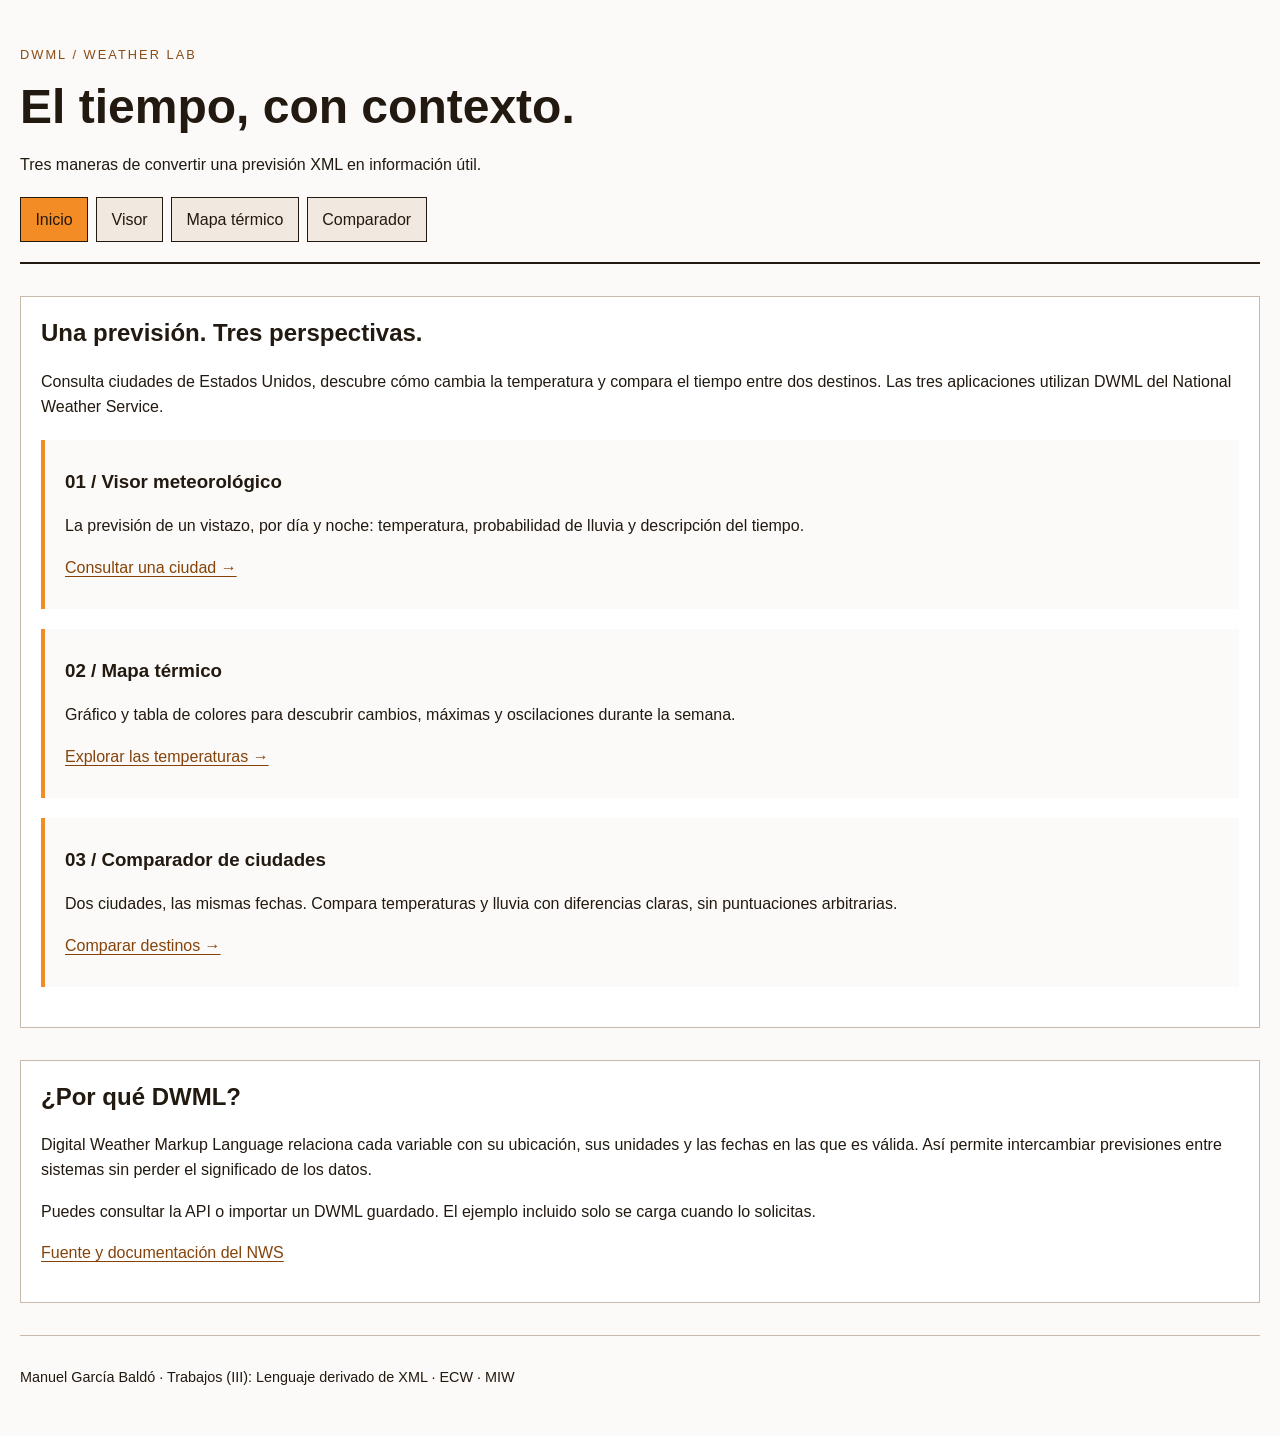
<file: index.html>
<!doctype html>
<html lang="es">

<head>
  <meta charset="utf-8">
  <meta name="viewport" content="width=device-width, initial-scale=1">
  <meta name="description" content="Tres maneras de convertir una previsión XML en información útil.">
  <title>El tiempo, con contexto. · DWML Weather Lab</title>
  <link rel="stylesheet" href="css/styles.css">

</head>

<body>
  <header>
    <p>DWML / WEATHER LAB</p>
    <h1>El tiempo, con contexto.</h1>
    <p>Tres maneras de convertir una previsión XML en información útil.</p>
    <nav aria-label="Navegación principal">
      <ul>
        <li><a href="index.html" aria-current="page">Inicio</a></li>
        <li><a href="visor.html">Visor</a></li>
        <li><a href="mapa.html">Mapa térmico</a></li>
        <li><a href="comparador.html">Comparador</a></li>
      </ul>
    </nav>
  </header>

  <main>
    <section>
      <h2>Una previsión. Tres perspectivas.</h2>
      <p>Consulta ciudades de Estados Unidos, descubre cómo cambia la temperatura y compara el tiempo entre dos
        destinos. Las tres aplicaciones utilizan DWML del National Weather Service.</p>
      <article>
        <h3>01 / Visor meteorológico</h3>
        <p>La previsión de un vistazo, por día y noche: temperatura, probabilidad de lluvia y descripción del tiempo.
        </p>
        <p><a href="visor.html">Consultar una ciudad →</a></p>
      </article>
      <article>
        <h3>02 / Mapa térmico</h3>
        <p>Gráfico y tabla de colores para descubrir cambios, máximas y oscilaciones durante la semana.</p>
        <p><a href="mapa.html">Explorar las temperaturas →</a></p>
      </article>
      <article>
        <h3>03 / Comparador de ciudades</h3>
        <p>Dos ciudades, las mismas fechas. Compara temperaturas y lluvia con diferencias claras, sin puntuaciones
          arbitrarias.</p>
        <p><a href="comparador.html">Comparar destinos →</a></p>
      </article>
    </section>
    <section>
      <h2>¿Por qué DWML?</h2>
      <p>Digital Weather Markup Language relaciona cada variable con su ubicación, sus unidades y las fechas en las que
        es válida. Así permite intercambiar previsiones entre sistemas sin perder el significado de los datos.</p>
      <p>Puedes consultar la API o importar un DWML guardado. El ejemplo incluido solo se carga cuando lo solicitas.</p>
      <p><a href="https://www.weather.gov/documentation/services-web-api">Fuente y documentación del NWS</a></p>
    </section>
  </main>

  <footer>
    <p>Manuel García Baldó · Trabajos (III): Lenguaje derivado de XML · ECW · MIW</p>
  </footer>
  
</body>

</html>
</file>
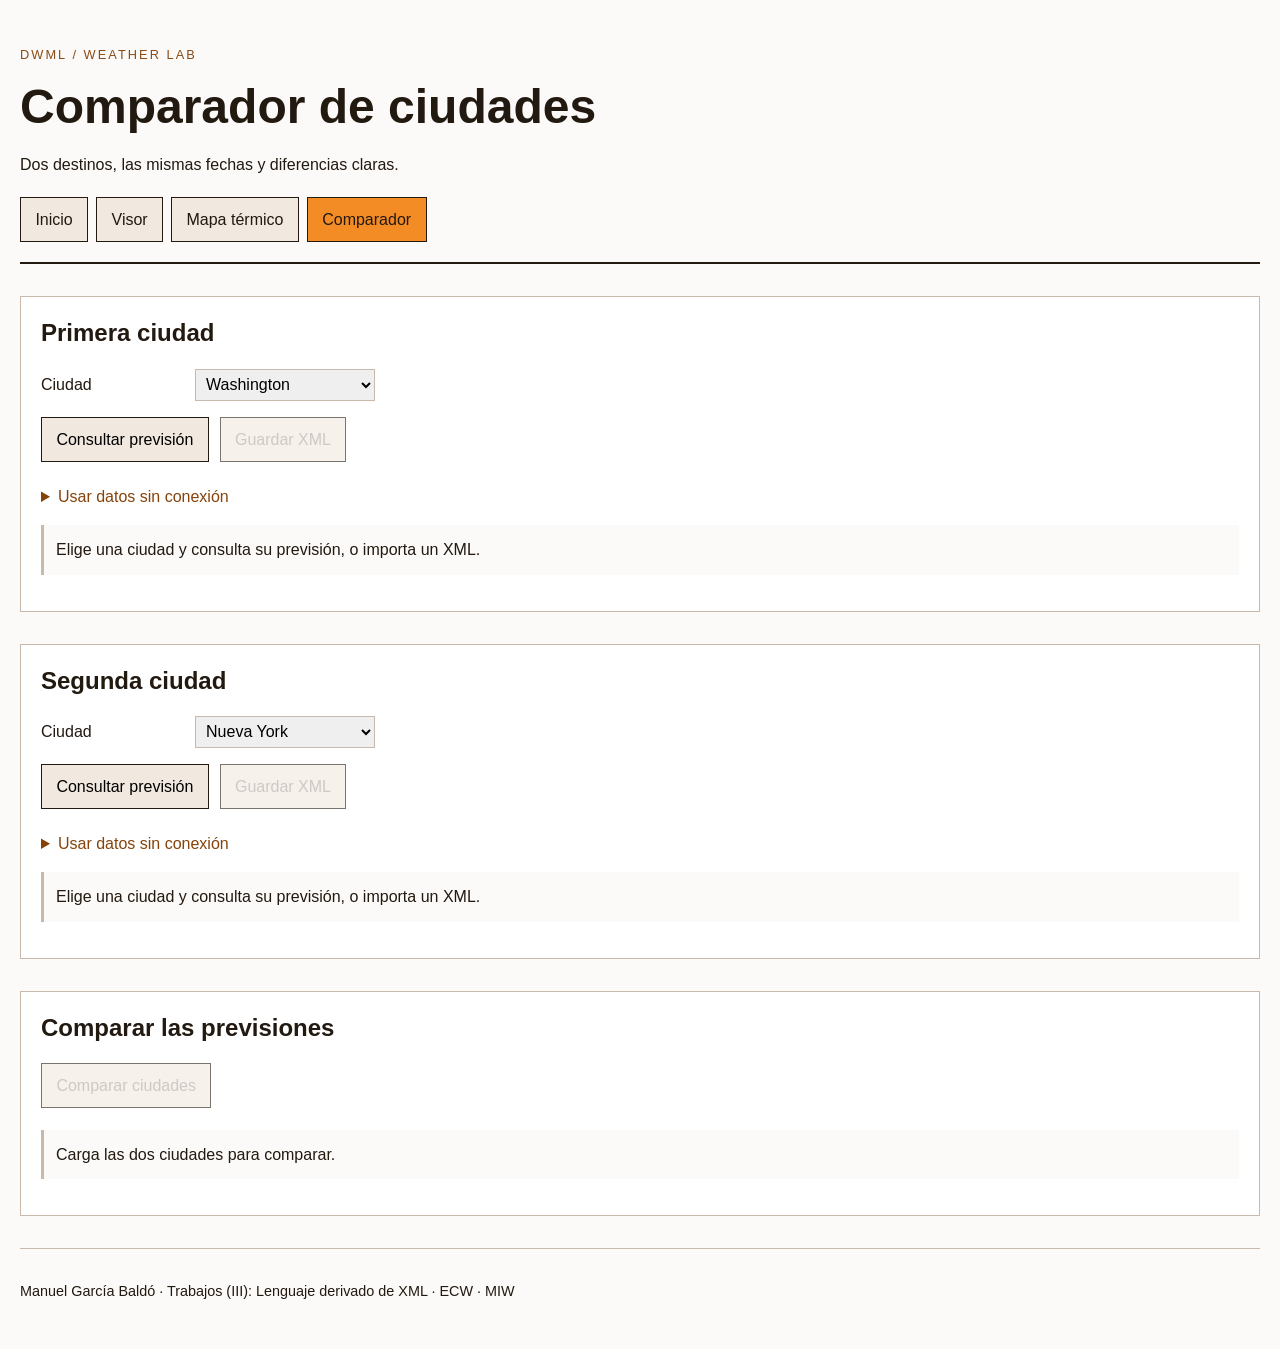
<file: comparador.html>
<!doctype html>
<html lang="es">

<head>
  <meta charset="utf-8">
  <meta name="viewport" content="width=device-width, initial-scale=1">
  <meta name="description" content="Dos destinos, las mismas fechas y diferencias claras.">
  <title>Comparador de ciudades · DWML Weather Lab</title>
  <link rel="stylesheet" href="css/styles.css">
  <script defer src="data/washington.js"></script>
  <script defer src="js/common.js"></script>
  <script defer src="wasm/weather.js"></script>
  <script defer src="js/wasm.js"></script>
  <script defer src="js/comparador.js"></script>
</head>

<body>
  <header>
    <p>DWML / WEATHER LAB</p>
    <h1>Comparador de ciudades</h1>
    <p>Dos destinos, las mismas fechas y diferencias claras.</p>
    <nav aria-label="Navegación principal">
      <ul>
        <li><a href="index.html">Inicio</a></li>
        <li><a href="visor.html">Visor</a></li>
        <li><a href="mapa.html">Mapa térmico</a></li>
        <li><a href="comparador.html" aria-current="page">Comparador</a></li>
      </ul>
    </nav>
  </header>
  <main>
    <section data-source>
      <h2>Primera ciudad</h2>
      <form>
        <p><label for="city-a">Ciudad</label> <select id="city-a" name="city"></select></p>
        <p><button type="submit">Consultar previsión</button> <button type="button" data-action="download"
            disabled>Guardar XML</button></p>
      </form>
      <details>
        <summary>Usar datos sin conexión</summary>
        <p><label for="file-a">Importar DWML</label> <input id="file-a" type="file"
            accept=".xml,.dwml,.txt,application/xml,text/xml"></p>
        <p><button type="button" data-action="example">Cargar ejemplo de Washington</button></p>
        <p>El ejemplo es una previsión guardada. Revisa siempre su fecha de emisión.</p>
      </details>
      <p role="status">Elige una ciudad y consulta su previsión, o importa un XML.</p>
    </section>
    <section data-source>
      <h2>Segunda ciudad</h2>
      <form>
        <p><label for="city-b">Ciudad</label> <select id="city-b" name="city"></select></p>
        <p><button type="submit">Consultar previsión</button> <button type="button" data-action="download"
            disabled>Guardar XML</button></p>
      </form>
      <details>
        <summary>Usar datos sin conexión</summary>
        <p><label for="file-b">Importar DWML</label> <input id="file-b" type="file"
            accept=".xml,.dwml,.txt,application/xml,text/xml"></p>
        <p><button type="button" data-action="example">Cargar ejemplo de Washington</button></p>
        <p>El ejemplo es una previsión guardada. Revisa siempre su fecha de emisión.</p>
      </details>
      <p role="status">Elige una ciudad y consulta su previsión, o importa un XML.</p>
    </section>
    <section>
      <h2>Comparar las previsiones</h2>
      <p><button type="button" data-action="compare" disabled>Comparar ciudades</button></p>
      <p role="status" data-comparison-status>Carga las dos ciudades para comparar.</p>
    </section>
    <section data-result hidden>
      <h2>Lo que cambia entre ciudades</h2>
      <p data-summary></p>
      <table>
        <caption>Comparación por fechas comunes</caption>
        <thead>
          <tr>
            <th scope="col">Fecha</th>
            <th scope="col">A mín./máx. °C</th>
            <th scope="col">B mín./máx. °C</th>
            <th scope="col">Δ máx. °C</th>
            <th scope="col">Lluvia A/B %</th>
            <th scope="col">Δ lluvia pp</th>
          </tr>
        </thead>
        <tbody></tbody>
      </table>
      <p>A es la primera ciudad y B la segunda. Las diferencias son B menos A; un valor positivo significa más
        temperatura o más probabilidad de lluvia en B. La lluvia se compara en puntos porcentuales (pp).</p>
      <p>Se comparan fechas locales con datos disponibles en ambos archivos. Las ciudades pueden tener distintos husos
        horarios: una misma fecha no representa necesariamente las mismas horas. Revisa las fechas de emisión al
        importar archivos.</p>
    </section>
  </main>
  <footer>
    <p>Manuel García Baldó · Trabajos (III): Lenguaje derivado de XML · ECW · MIW</p>
  </footer>
</body>

</html>
</file>
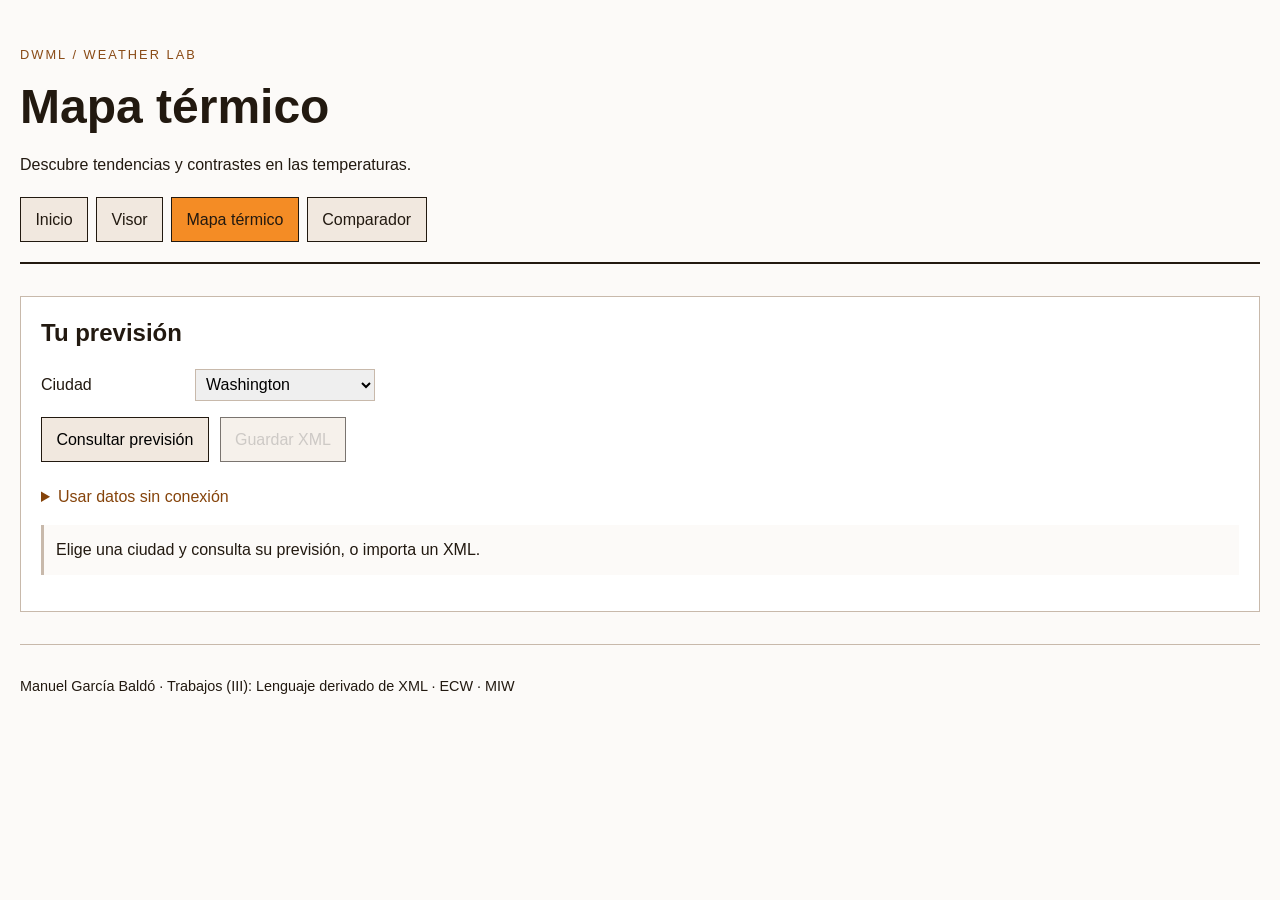
<file: mapa.html>
<!doctype html>
<html lang="es">

<head>
  <meta charset="utf-8">
  <meta name="viewport" content="width=device-width, initial-scale=1">
  <meta name="description" content="Descubre tendencias y contrastes en las temperaturas.">
  <title>Mapa térmico · DWML Weather Lab</title>
  <link rel="stylesheet" href="css/styles.css">
  <script defer src="data/washington.js"></script>
  <script defer src="js/common.js"></script>
  <script defer src="js/analysis.js"></script>
  <script defer src="js/mapa.js"></script>
</head>

<body>
  <header>
    <p>DWML / WEATHER LAB</p>
    <h1>Mapa térmico</h1>
    <p>Descubre tendencias y contrastes en las temperaturas.</p>
    <nav aria-label="Navegación principal">
      <ul>
        <li><a href="index.html">Inicio</a></li>
        <li><a href="visor.html">Visor</a></li>
        <li><a href="mapa.html" aria-current="page">Mapa térmico</a></li>
        <li><a href="comparador.html">Comparador</a></li>
      </ul>
    </nav>
  </header>

  <main>
    <section data-source>
      <h2>Tu previsión</h2>
      <form>
        <p><label for="city">Ciudad</label> <select id="city" name="city"></select></p>
        <p><button type="submit">Consultar previsión</button> <button type="button" data-action="download"
            disabled>Guardar XML</button></p>
      </form>
      <details>
        <summary>Usar datos sin conexión</summary>
        <p><label for="file">Importar DWML</label> <input id="file" type="file"
            accept=".xml,.dwml,.txt,application/xml,text/xml"></p>
        <p><button type="button" data-action="example">Cargar ejemplo de Washington</button></p>
        <p>El ejemplo es una previsión guardada. Revisa siempre su fecha de emisión.</p>
      </details>
      <p role="status">Elige una ciudad y consulta su previsión, o importa un XML.</p>
    </section>

    <section data-result hidden>
      <h2>Temperaturas</h2>
      <p data-summary></p>

      <figure>
        <canvas width="880" height="290" role="img"
          aria-label="Evolución de mínimas y máximas, con los valores disponibles en la tabla siguiente."></canvas>
        <figcaption>Azul: mínimas · Naranja: máximas. Los huecos indican datos ausentes.</figcaption>
      </figure>

      <table>
        <caption>Temperaturas y probabilidad máxima diaria de lluvia</caption>
        <thead>
          <tr>
            <th scope="col">Fecha</th>
            <th scope="col">Mín. °C</th>
            <th scope="col">Máx. °C</th>
            <th scope="col">Lluvia %</th>
          </tr>
        </thead>
        <tbody></tbody>
      </table>

      <p><span data-level="very-cold">&lt; 5 °C</span> <span data-level="cold">5–12 °C</span> <span
          data-level="mild">12–20 °C</span> <span data-level="warm">20–28 °C</span> <span data-level="hot">≥ 28
          °C</span></p>
      <p>Las fechas corresponden al inicio local de los periodos. La media se calcula con pares completos de mínimas y
        máximas, no con observaciones horarias. Los colores acompañan los valores, sin sustituirlos.</p>

    </section>
  </main>

  <footer>
    <p>Manuel García Baldó · Trabajos (III): Lenguaje derivado de XML · ECW · MIW</p>
  </footer>
  
</body>

</html>
</file>
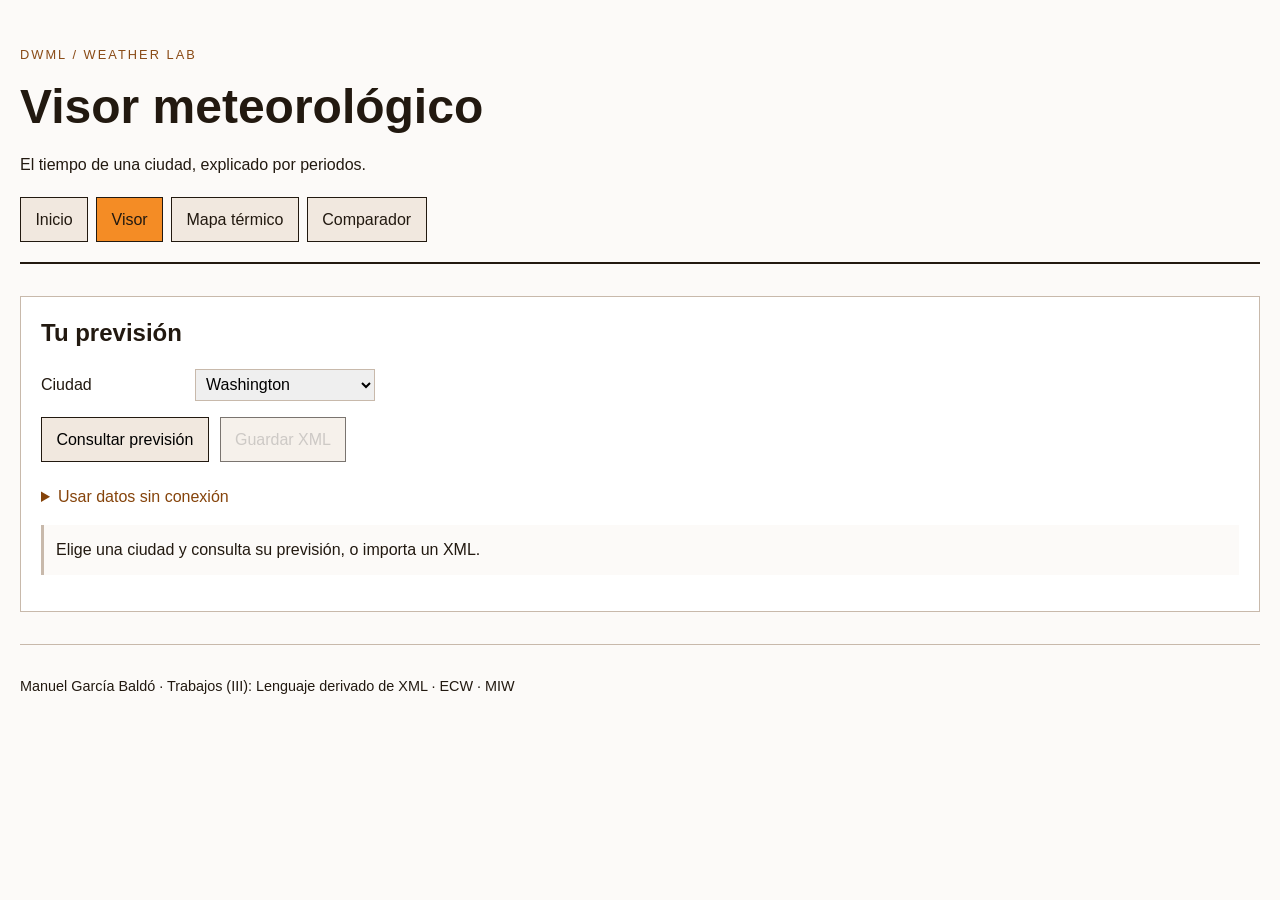
<file: visor.html>
<!doctype html>
<html lang="es">

<head>
  <meta charset="utf-8">
  <meta name="viewport" content="width=device-width, initial-scale=1">
  <meta name="description" content="El tiempo de una ciudad, explicado por periodos.">
  <title>Visor meteorológico · DWML Weather Lab</title>
  <link rel="stylesheet" href="css/styles.css">
  <script defer src="data/washington.js"></script>
  <script defer src="js/common.js"></script>
  <script defer src="js/visor.js"></script>
</head>

<body>
  <header>
    <p>DWML / WEATHER LAB</p>
    <h1>Visor meteorológico</h1>
    <p>El tiempo de una ciudad, explicado por periodos.</p>
    <nav aria-label="Navegación principal">
      <ul>
        <li><a href="index.html">Inicio</a></li>
        <li><a href="visor.html" aria-current="page">Visor</a></li>
        <li><a href="mapa.html">Mapa térmico</a></li>
        <li><a href="comparador.html">Comparador</a></li>
      </ul>
    </nav>
  </header>

  <main>
    <section data-source>
      <h2>Tu previsión</h2>
      <form>
        <p><label for="city">Ciudad</label> <select id="city" name="city"></select></p>
        <p><button type="submit">Consultar previsión</button> <button type="button" data-action="download"
            disabled>Guardar XML</button></p>
      </form>

      <details>
        <summary>Usar datos sin conexión</summary>
        <p><label for="file">Importar DWML</label> <input id="file" type="file"
            accept=".xml,.dwml,.txt,application/xml,text/xml"></p>
        <p><button type="button" data-action="example">Cargar ejemplo de Washington</button></p>
        <p>El ejemplo es una previsión guardada. Revisa siempre su fecha de emisión.</p>
      </details>

      <p role="status">Elige una ciudad y consulta su previsión, o importa un XML.</p>
    </section>

    <section data-result hidden>
      <h2>Previsión</h2>
      <table>
        <caption>Periodos locales de la ciudad · — significa dato ausente</caption>
        <thead>
          <tr>
            <th scope="col">Fecha y hora</th>
            <th scope="col">Temperatura</th>
            <th scope="col">Lluvia %</th>
            <th scope="col">Estado</th>
            <th scope="col">Descripción</th>
          </tr>
        </thead>
        <tbody></tbody>
      </table>
      
      <p>Temperaturas en °C y lluvia como probabilidad. Las descripciones originales del NWS se muestran en inglés. Las
        observaciones actuales se excluyen de la previsión.</p>
    </section>

  </main>

  <footer>
    <p>Manuel García Baldó · Trabajos (III): Lenguaje derivado de XML · ECW · MIW</p>
  </footer>

</body>

</html>
</file>
<file: css/styles.css>
html {
  font-family: Arial, Helvetica, sans-serif;
  line-height: 1.6;
  color: #221910;
  background: #fcfaf8;
}

body {
  max-width: 1400px;
  margin: 0 auto;
  padding: 0 1.25rem;
}

header {
  padding: 2rem 0 1.25rem;
  border-bottom: 2px solid #221910;
}

header > p:first-child {
  font-size: 0.8rem;
  letter-spacing: 0.16em;
  color: #8a4b16;
}

h1 {
  margin: 0.3rem 0;
  font-size: clamp(2rem, 5vw, 3rem);
  line-height: 1.2;
}

h2,
h3 {
  line-height: 1.3;
}

a {
  color: #85430a;
  text-underline-offset: 0.2em;
}

nav ul {
  display: flex;
  flex-wrap: wrap;
  gap: 0.5rem;
  list-style: none;
  padding: 0;
  margin: 1.25rem 0 0;
}

nav a {
  display: block;
  padding: 0.55rem 0.9rem;
  color: #221910;
  background: #f1e8df;
  text-decoration: none;
  border: 1px solid #221910;
}

nav a:hover,
nav a[aria-current="page"],
button:hover {
  background: #f48c25;
}

main {
  padding: 2rem 0 0;
}

section {
  margin-bottom: 2rem;
  padding: 1.25rem;
  background: white;
  border: 1px solid #c8b9ab;
}

section > h2:first-child {
  margin-top: 0;
}

article {
  margin: 1.25rem 0;
  padding: 0.75rem 1.25rem;
  border-left: 4px solid #f48c25;
  background: #fcfaf8;
}

label {
  display: inline-block;
  min-width: 150px;
}

input,
button,
select {
  font: inherit;
  max-width: 100%;
  box-sizing: border-box;
}

select {
  padding: 0.35rem;
  border: 1px solid #c8b9ab;
  min-width: 180px;
}

button {
  margin: 0 0.4rem 0.35rem 0;
  padding: 0.55rem 0.9rem;
  border: 1px solid #221910;
  background: #f1e8df;
  cursor: pointer;
}

button:disabled {
  opacity: 0.6;
  cursor: default;
}

:focus-visible {
  outline: 3px solid #397292;
  outline-offset: 3px;
}

details {
  margin: 1rem 0;
}

summary {
  cursor: pointer;
  color: #85430a;
}

[role="status"] {
  padding: 0.75rem;
  background: #fcfaf8;
  border-left: 3px solid #c8b9ab;
  overflow-wrap: anywhere;
}

[data-state="error"] {
  color: #9b2820;
  border-color: #9b2820;
}

table {
  width: 100%;
  border-collapse: collapse;
  overflow-wrap: anywhere;
}

caption {
  margin-bottom: 0.75rem;
  text-align: left;
}

th,
td {
  padding: 0.65rem;
  border: 1px solid #c8b9ab;
  text-align: left;
}

th {
  background: #f1e8df;
}

tbody tr:nth-child(even) {
  background: #fcfaf8;
}

[data-level="very-cold"] {
  background: #b9d7ea;
}

[data-level="cold"] {
  background: #dcecf5;
}

[data-level="mild"] {
  background: #eef0d1;
}

[data-level="warm"] {
  background: #f5d6a6;
}

[data-level="hot"] {
  background: #efaa8a;
}

p > span {
  display: inline-block;
  margin: 0.2rem;
  padding: 0.25rem 0.5rem;
  border: 1px solid #c8b9ab;
}

figure {
  margin: 1.25rem 0;
}

canvas {
  display: block;
  width: 100%;
  height: auto;
}

figcaption,
footer {
  font-size: 0.9rem;
}

footer {
  padding: 1rem 0 2rem;
  border-top: 1px solid #c8b9ab;
}

@media (max-width: 650px) {
  body {
    padding: 0 0.75rem;
  }

  section {
    padding: 0.85rem;
  }

  label {
    display: block;
    min-width: 0;
    margin-bottom: 0.3rem;
  }

  table {
    font-size: 0.8rem;
  }

  th,
  td {
    padding: 0.3rem;
  }
}
</file>
